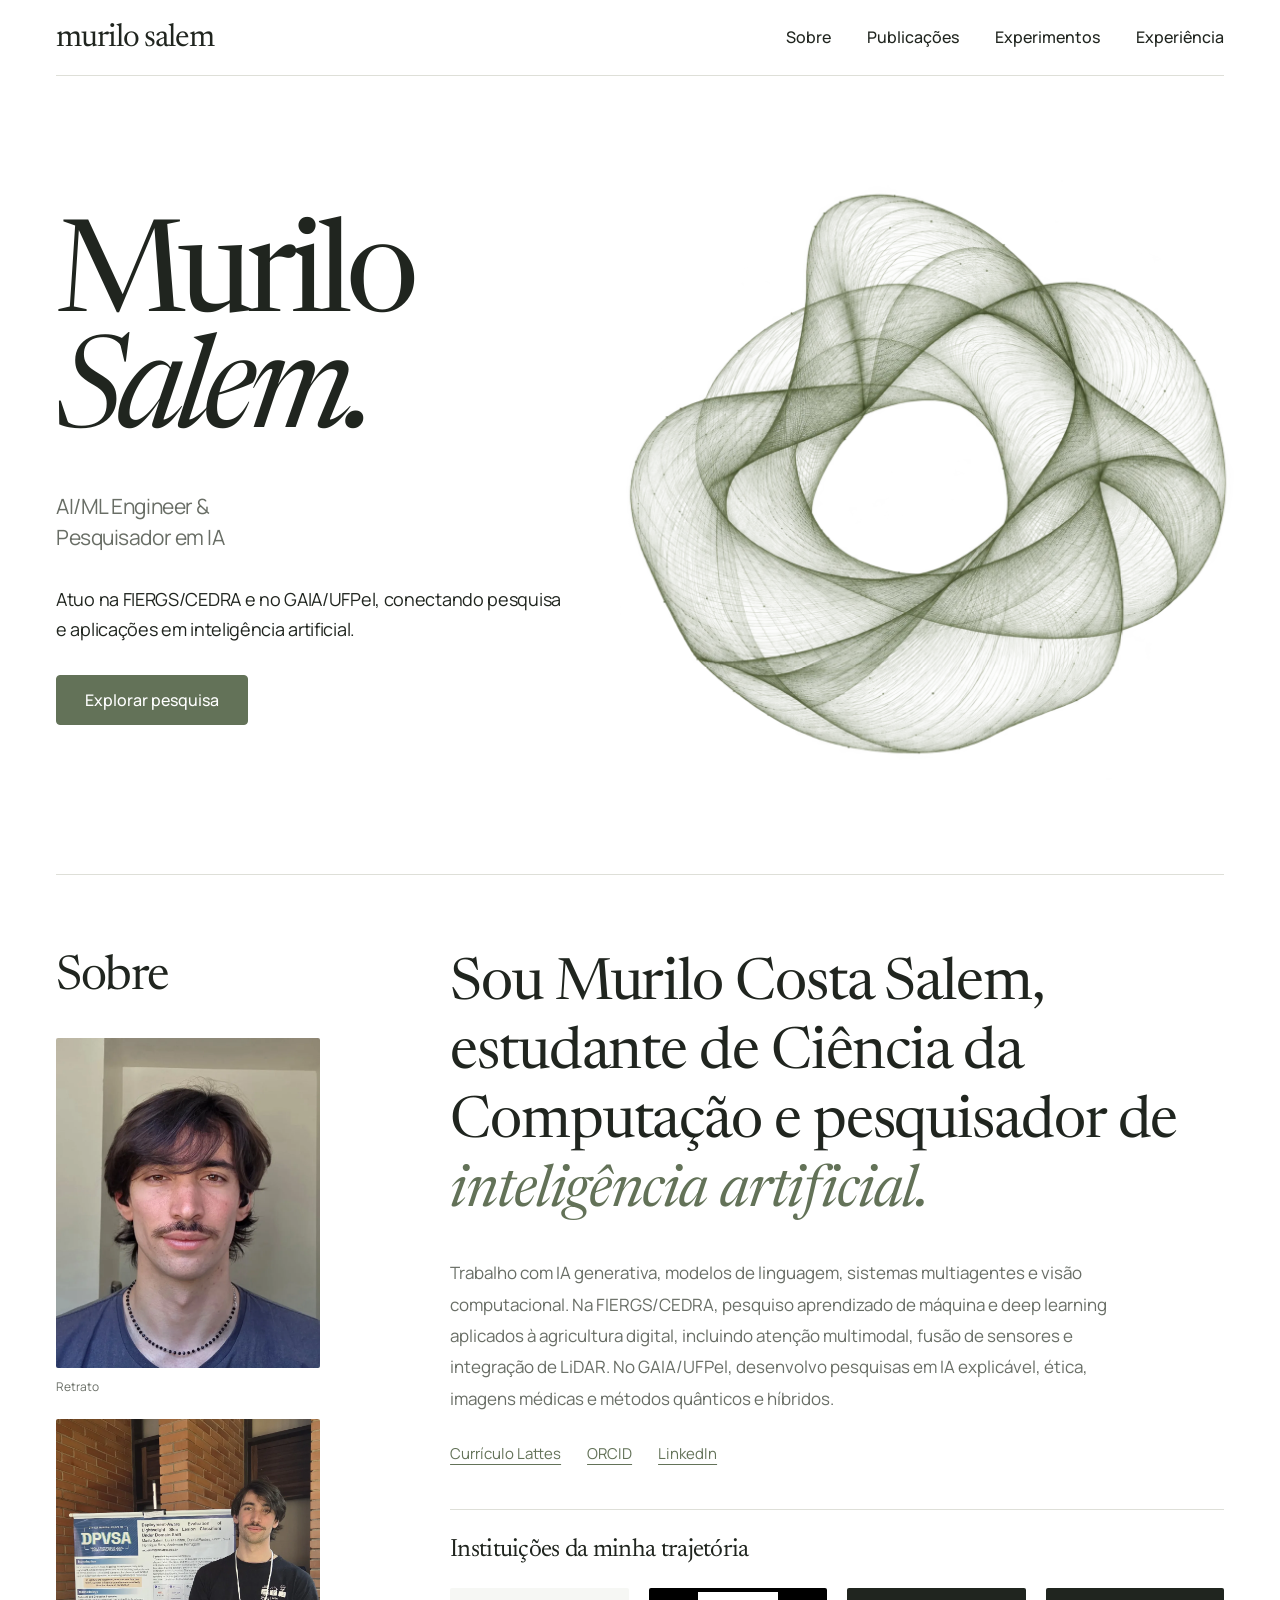
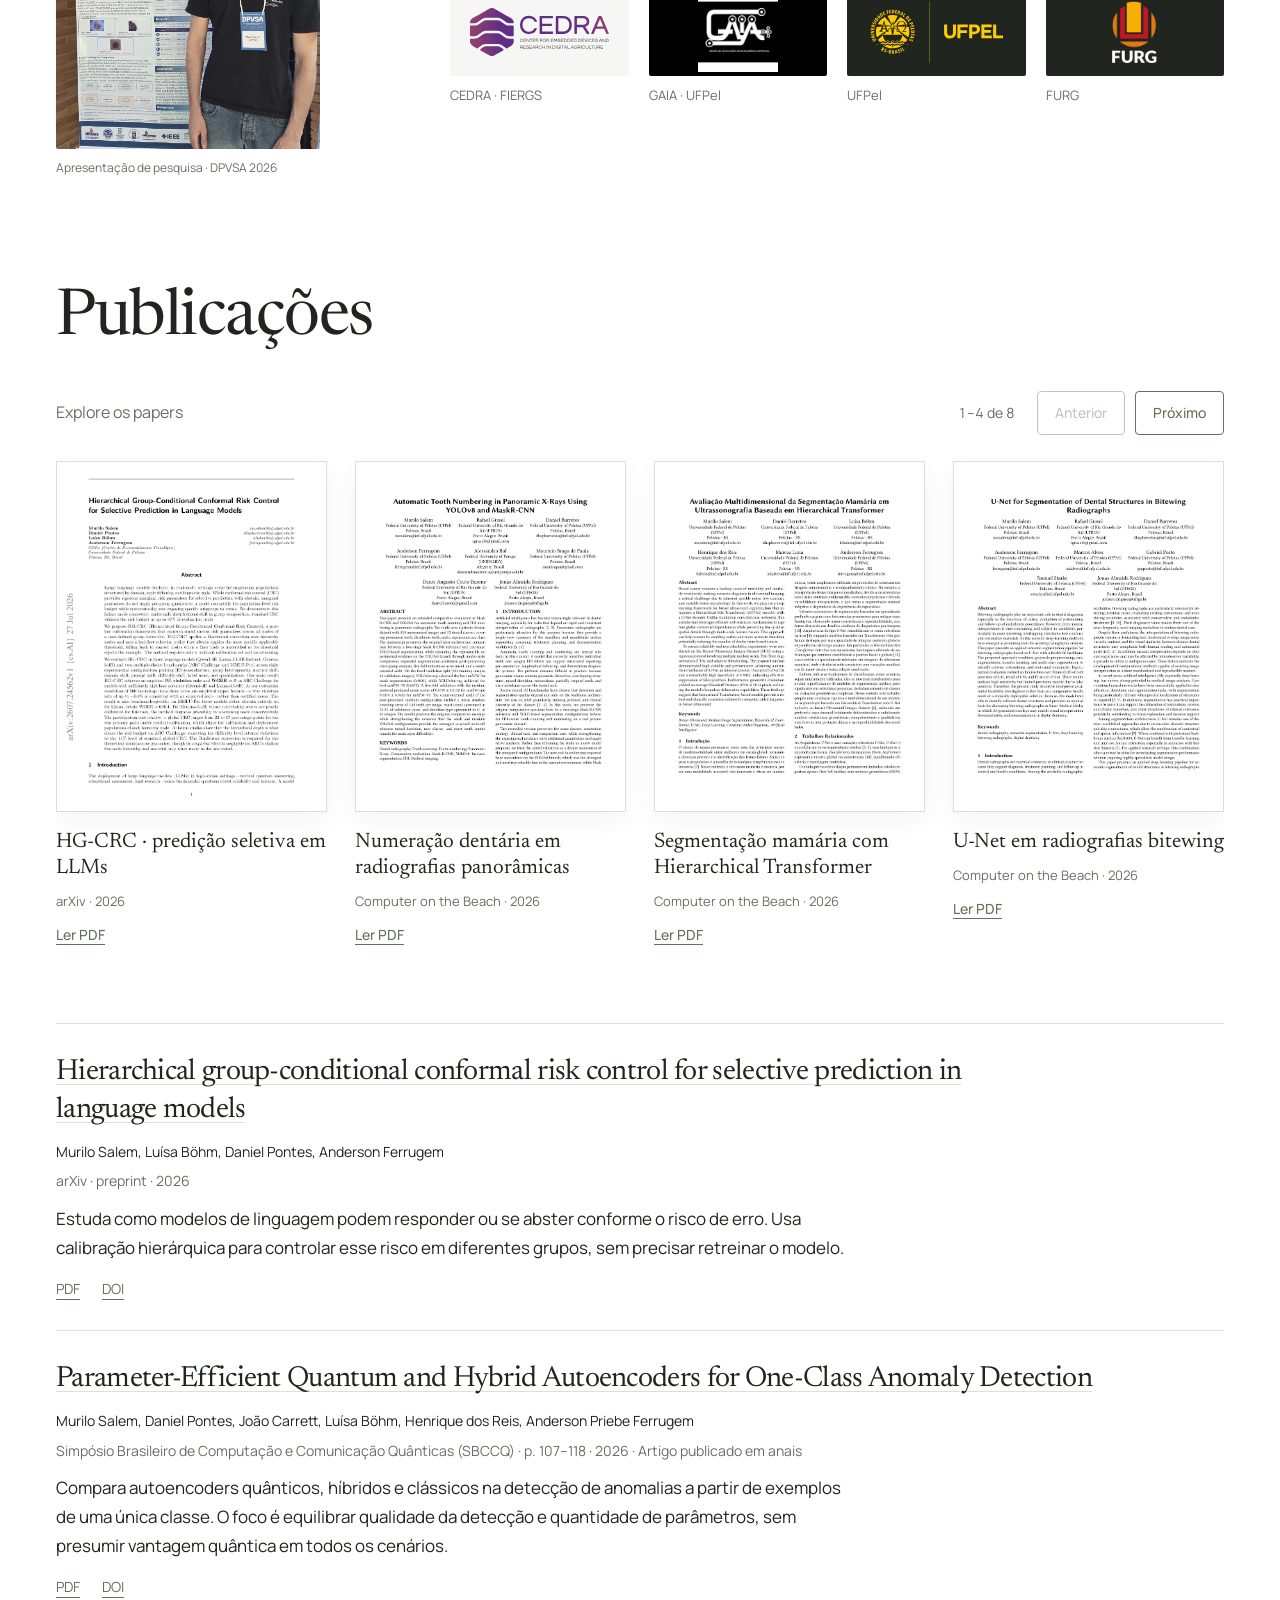
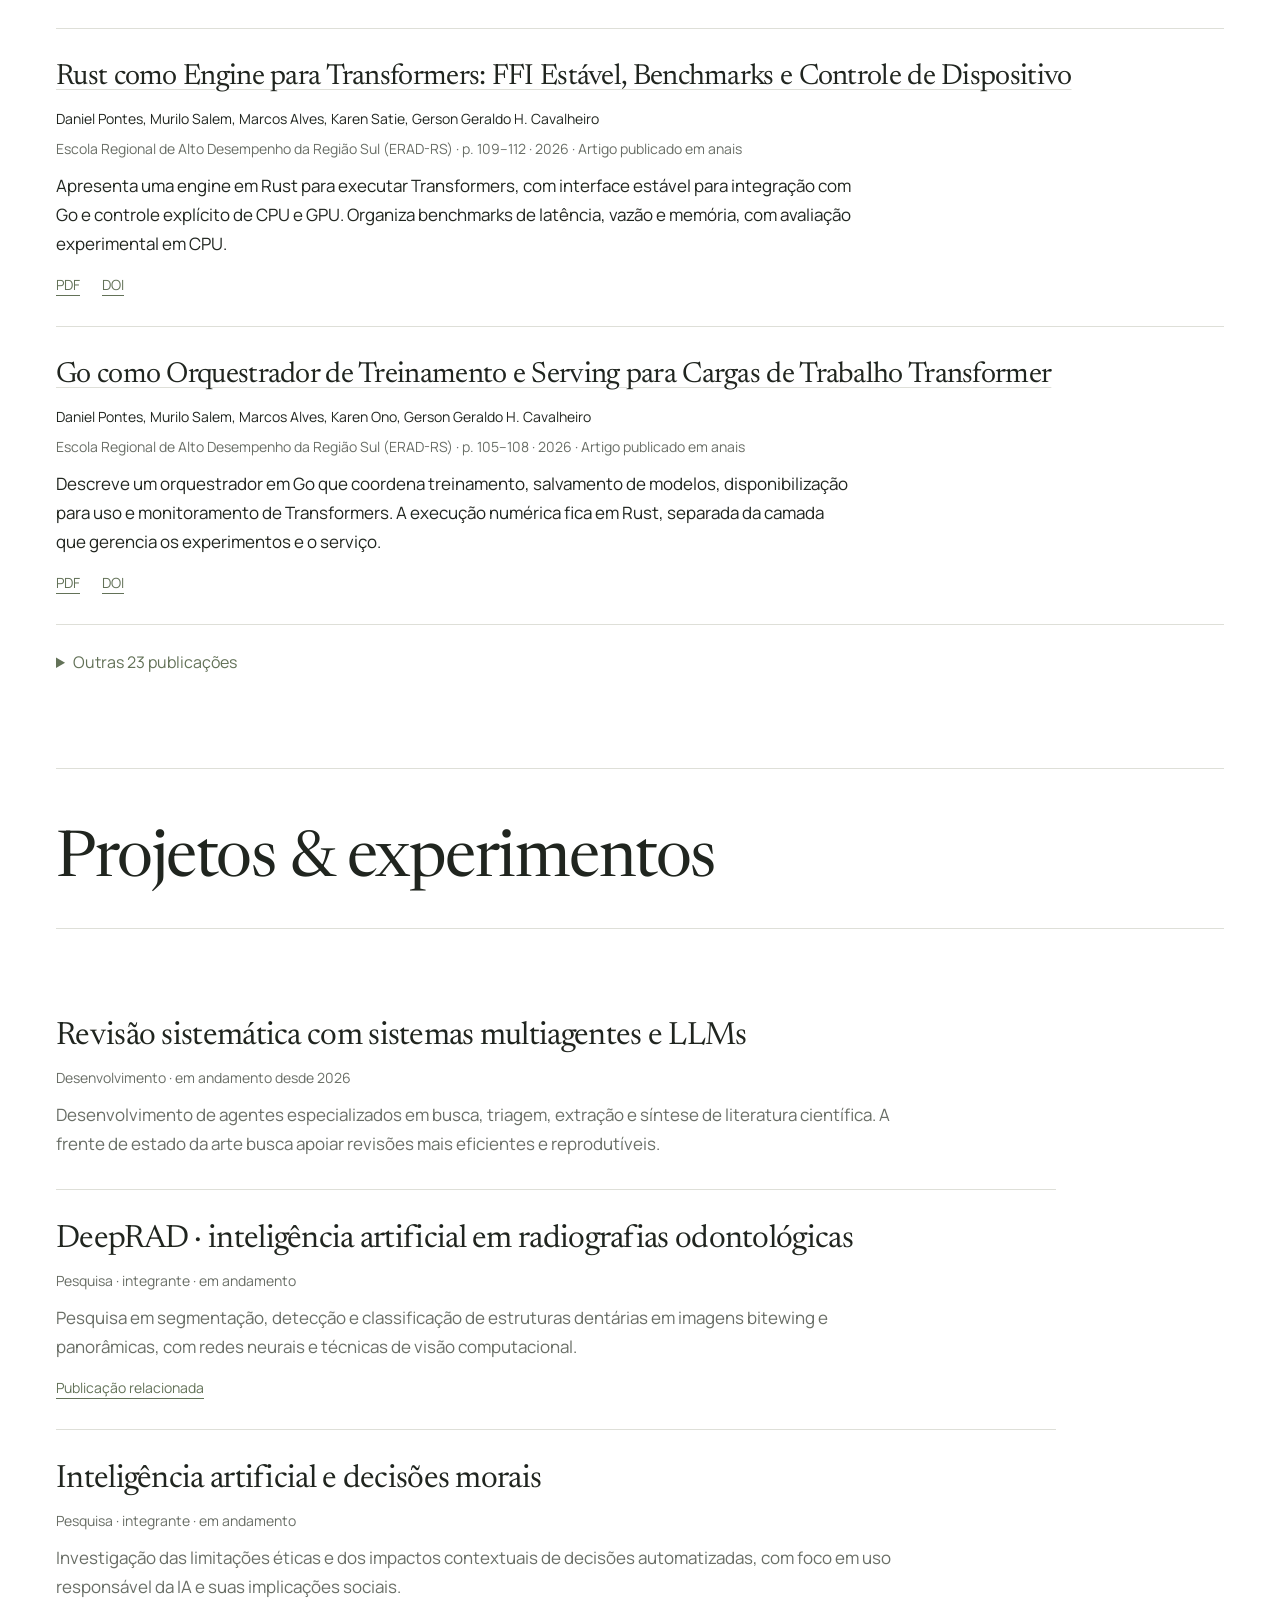
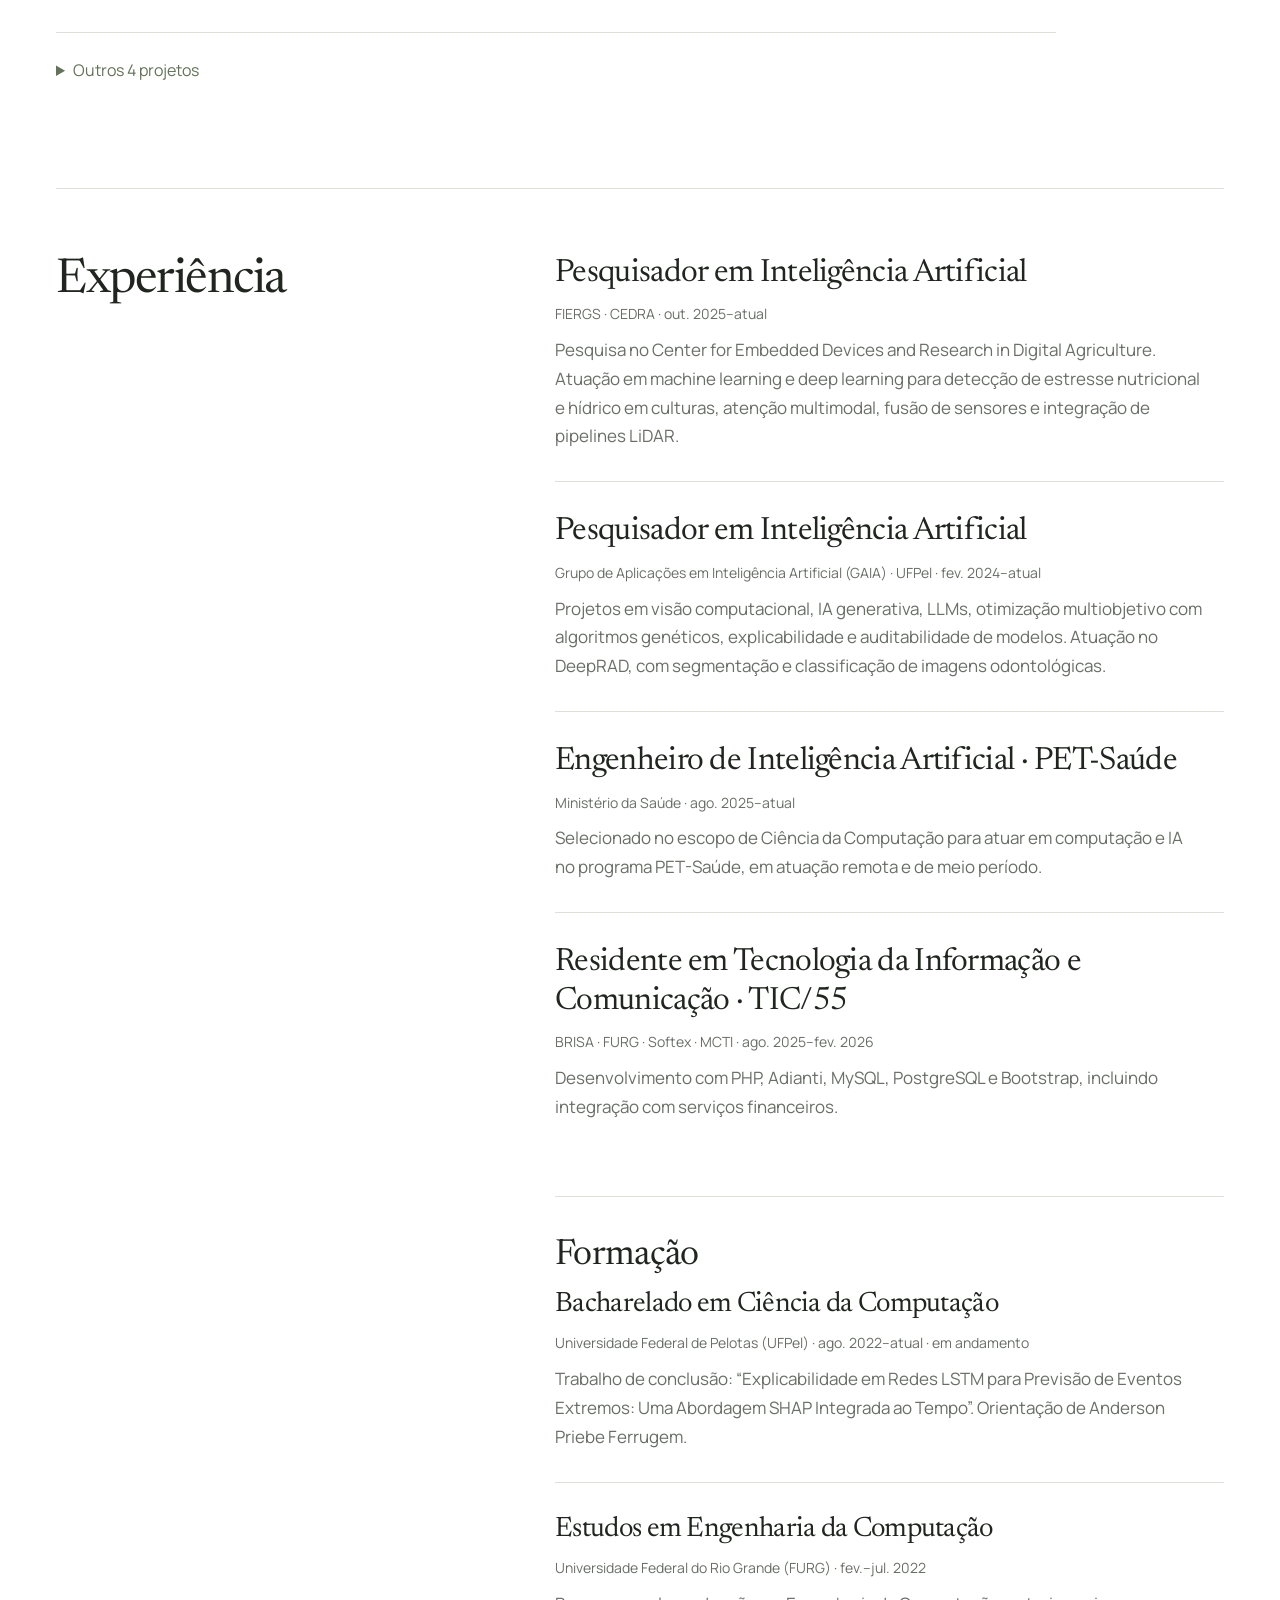
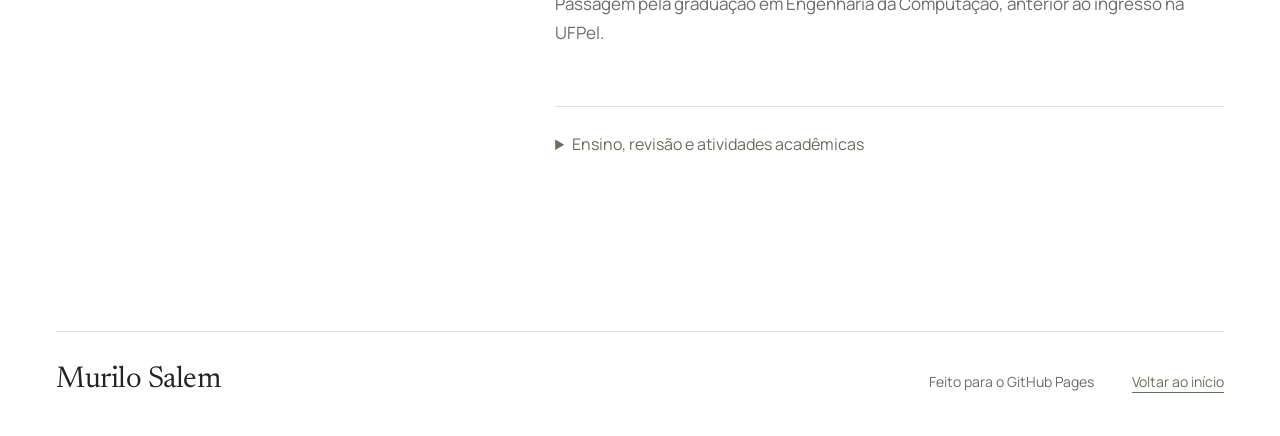
<file: index.html>
<!doctype html>
<html lang="pt-BR">
<head>
  <meta charset="UTF-8">
  <meta name="viewport" content="width=device-width, initial-scale=1">
  <meta name="description" content="Murilo Costa Salem · AI/ML Engineer &amp; Pesquisador em IA. Publicações, projetos, experiência e formação.">
  <meta name="robots" content="index, follow, max-image-preview:large">
  <link rel="canonical" href="https://murilo-salem.github.io/murilosalem/">
  <meta property="og:type" content="website">
  <meta property="og:locale" content="pt_BR">
  <meta property="og:site_name" content="Murilo Costa Salem">
  <meta property="og:title" content="Murilo Costa Salem | Pesquisador de IA e AI/ML Engineer">
  <meta property="og:description" content="Publicações, projetos e pesquisa em inteligência artificial, aprendizado de máquina e visão computacional.">
  <meta property="og:url" content="https://murilo-salem.github.io/murilosalem/">
  <meta property="og:image" content="https://murilo-salem.github.io/murilosalem/assets/og-card.png">
  <meta property="og:image:width" content="1200">
  <meta property="og:image:height" content="630">
  <meta property="og:image:alt" content="Murilo Costa Salem — pesquisador de inteligência artificial e AI/ML Engineer">
  <meta name="twitter:card" content="summary_large_image">
  <meta name="twitter:title" content="Murilo Costa Salem | Pesquisador de IA e AI/ML Engineer">
  <meta name="twitter:description" content="Publicações, projetos e pesquisa em inteligência artificial, aprendizado de máquina e visão computacional.">
  <meta name="twitter:image" content="https://murilo-salem.github.io/murilosalem/assets/og-card.png">
  <meta name="theme-color" content="#ffffff">
  <title>Murilo Costa Salem | Pesquisador de IA e AI/ML Engineer</title>
  <link rel="icon" href="assets/favicon.svg" type="image/svg+xml">
  <script type="application/ld+json">
  {
    "@context": "https://schema.org",
    "@type": "WebPage",
    "name": "Murilo Costa Salem | Pesquisador de IA e AI/ML Engineer",
    "url": "https://murilo-salem.github.io/murilosalem/",
    "mainEntity": {
      "@type": "Person",
      "@id": "https://murilo-salem.github.io/murilosalem/#murilo-costa-salem",
      "name": "Murilo Costa Salem",
      "alternateName": "Murilo Salem",
      "url": "https://murilo-salem.github.io/murilosalem/",
      "image": [
        "https://murilo-salem.github.io/murilosalem/assets/images/murilo-portrait.webp",
        "https://murilo-salem.github.io/murilosalem/assets/images/murilo-dpvsa.webp"
      ],
      "description": "Pesquisador de inteligência artificial e AI/ML Engineer. Estudante de Ciência da Computação na Universidade Federal de Pelotas.",
      "jobTitle": "Pesquisador de Inteligência Artificial e AI/ML Engineer",
      "affiliation": [
        { "@type": "Organization", "name": "CEDRA · FIERGS", "url": "https://cedratech.com.br/" },
        { "@type": "Organization", "name": "GAIA · Universidade Federal de Pelotas", "url": "https://wp.ufpel.edu.br/gaia/" },
        { "@type": "CollegeOrUniversity", "name": "Universidade Federal de Pelotas", "url": "https://portal.ufpel.edu.br/" }
      ],
      "sameAs": [
        "https://lattes.cnpq.br/9766331030709079",
        "https://orcid.org/0009-0001-7365-4043",
        "https://www.linkedin.com/in/murilo-costa-salem/"
      ],
      "knowsAbout": [
        "Inteligência artificial",
        "Aprendizado de máquina",
        "Aprendizado profundo",
        "Modelos de linguagem",
        "Visão computacional",
        "IA explicável",
        "Fusão de sensores"
      ]
    }
  }
  </script>
  <link rel="preload" href="assets/fonts/newsreader.ttf" as="font" type="font/ttf" crossorigin>
  <link rel="preload" href="assets/fonts/manrope.ttf" as="font" type="font/ttf" crossorigin>
  <link rel="stylesheet" href="assets/styles.css">
  <script src="assets/content.js" defer></script>
  <script src="assets/main.js" defer></script>
</head>
<body>
  <a class="skip-link" href="#conteudo">Pular para o conteúdo</a>
  <div class="page">
    <header class="header" id="inicio">
      <a class="brand" href="#inicio" data-name>Murilo Salem</a>
      <nav aria-label="Navegação principal">
        <a href="#sobre">Sobre</a><a href="#publicacoes">Publicações</a><a href="#experimentos">Experimentos</a><a href="#experiencia">Experiência</a>
      </nav>
    </header>
    <main id="conteudo">
      <section class="hero" aria-labelledby="titulo">
        <div class="hero-copy">
          <h1 id="titulo"><span>Murilo</span><em>Salem.</em></h1>
          <p class="role" id="role">AI/ML Engineer &amp;<br> Pesquisador em IA</p>
          <div class="intro"><p id="introduction">Atuo na FIERGS/CEDRA e no GAIA/UFPel, conectando pesquisa e aplicações em inteligência artificial.</p><a class="button" href="#publicacoes">Explorar pesquisa</a></div>
        </div>
        <figure class="hero-art" aria-hidden="true"><img src="assets/manifold-transparent.webp" width="1254" height="1254" alt="" fetchpriority="high"></figure>
      </section>
      <section class="section" id="sobre" aria-labelledby="sobre-heading">
        <div class="about-profile"><h2 id="sobre-heading">Sobre</h2><div id="profile-image"><!-- portrait:start --><div class="portrait-gallery"><figure class="portrait"><img src="assets/images/murilo-portrait.webp" alt="Retrato de Murilo Costa Salem." width="970" height="1250" loading="lazy" decoding="async"><figcaption>Retrato</figcaption></figure><figure class="portrait"><img src="assets/images/murilo-dpvsa.webp" alt="Murilo Salem ao lado do pôster de sua pesquisa sobre classificadores de lesões de pele no DPVSA 2026." width="1000" height="1333" loading="lazy" decoding="async"><figcaption>Apresentação de pesquisa · DPVSA 2026</figcaption></figure></div><!-- portrait:end --></div></div>
        <div><p id="about">Sou Murilo Costa Salem, estudante de Ciência da Computação e pesquisador de <em>inteligência artificial.</em></p><p id="about-details" class="about-details">Trabalho com IA generativa, modelos de linguagem, sistemas multiagentes e visão computacional. Na FIERGS/CEDRA, pesquiso aprendizado de máquina e deep learning aplicados à agricultura digital, incluindo atenção multimodal, fusão de sensores e integração de LiDAR. No GAIA/UFPel, desenvolvo pesquisas em IA explicável, ética, imagens médicas e métodos quânticos e híbridos.</p><div id="social-links" class="links"><!-- social:start --><a href="https://lattes.cnpq.br/9766331030709079">Currículo Lattes</a><a href="https://orcid.org/0009-0001-7365-4043">ORCID</a><a href="https://www.linkedin.com/in/murilo-costa-salem/">LinkedIn</a><!-- social:end --></div><div class="institution-area"><h3>Instituições da minha trajetória</h3><div id="institution-images" class="institution-strip"><!-- institutions:start --><figure class="institution institution-0"><a href="https://cedratech.com.br/"><span class="institution-frame"><img src="assets/images/institutions/cedra.svg" alt="Logotipo do CEDRA" loading="lazy" decoding="async"></span><span class="institution-name">CEDRA · FIERGS</span></a></figure><figure class="institution institution-1"><a href="https://wp.ufpel.edu.br/gaia/"><span class="institution-frame"><img src="assets/images/institutions/gaia.webp" alt="Logotipo do Grupo de Aplicações em Inteligência Artificial" loading="lazy" decoding="async"></span><span class="institution-name">GAIA · UFPel</span></a></figure><figure class="institution institution-2"><a href="https://portal.ufpel.edu.br/"><span class="institution-frame"><img src="assets/images/institutions/ufpel.svg" alt="Marca oficial da Universidade Federal de Pelotas" loading="lazy" decoding="async"></span><span class="institution-name">UFPel</span></a></figure><figure class="institution institution-3"><a href="https://www.furg.br/"><span class="institution-frame"><img src="assets/images/institutions/furg.png" alt="Logotipo da Universidade Federal do Rio Grande" loading="lazy" decoding="async"></span><span class="institution-name">FURG</span></a></figure><!-- institutions:end --></div></div></div>
      </section>
      <section class="section" id="publicacoes" aria-labelledby="publicacoes-heading">
        <h2 id="publicacoes-heading">Publicações</h2><div class="paper-carousel" role="region" aria-roledescription="carrossel" aria-label="Prévias dos papers">
          <div class="carousel-toolbar"><p>Explore os papers</p><div class="carousel-controls" id="paper-controls" hidden><span id="paper-position" class="carousel-position" role="status" aria-live="polite" aria-atomic="true"></span><button id="paper-prev" class="carousel-button" type="button" aria-controls="paper-images" aria-label="Mostrar papers anteriores">Anterior</button><button id="paper-next" class="carousel-button" type="button" aria-controls="paper-images" aria-label="Mostrar próximos papers">Próximo</button></div></div>
          <p class="sr-only" id="paper-help">Deslize horizontalmente ou use as teclas de seta para explorar. Selecione uma prévia para abrir o PDF original em uma nova aba.</p>
          <div id="paper-images" class="paper-gallery" tabindex="0" aria-label="Lista de prévias dos papers" aria-describedby="paper-help"><!-- paper-images:start --><figure class="paper-preview"><a class="paper-preview-link" href="https://arxiv.org/pdf/2607.24562" target="_blank" rel="noopener noreferrer" aria-label="Abrir PDF: HG-CRC · predição seletiva em LLMs (nova aba)"><img src="assets/images/papers/hg-crc.webp" alt="Primeira página do preprint Hierarchical Group-Conditional Conformal Risk Control for Selective Prediction in Language Models" width="773" height="1000" loading="lazy" decoding="async"></a><figcaption><a href="https://arxiv.org/abs/2607.24562">HG-CRC · predição seletiva em LLMs</a><span>arXiv · 2026</span><a class="paper-pdf-link" href="https://arxiv.org/pdf/2607.24562" target="_blank" rel="noopener noreferrer" aria-label="Ler PDF: HG-CRC · predição seletiva em LLMs (nova aba)">Ler PDF</a></figcaption></figure><figure class="paper-preview"><a class="paper-preview-link" href="https://periodicos.univali.br/index.php/acotb/article/download/22186/12842" target="_blank" rel="noopener noreferrer" aria-label="Abrir PDF: Numeração dentária em radiografias panorâmicas (nova aba)"><img src="assets/images/papers/tooth-numbering.webp" alt="Primeira página de Automatic Tooth Numbering in Panoramic X-Rays Using YOLOv8 and Mask R-CNN" width="773" height="1000" loading="lazy" decoding="async"></a><figcaption><a href="https://periodicos.univali.br/index.php/acotb/article/view/22186">Numeração dentária em radiografias panorâmicas</a><span>Computer on the Beach · 2026</span><a class="paper-pdf-link" href="https://periodicos.univali.br/index.php/acotb/article/download/22186/12842" target="_blank" rel="noopener noreferrer" aria-label="Ler PDF: Numeração dentária em radiografias panorâmicas (nova aba)">Ler PDF</a></figcaption></figure><figure class="paper-preview"><a class="paper-preview-link" href="https://periodicos.univali.br/index.php/acotb/article/download/22184/12840" target="_blank" rel="noopener noreferrer" aria-label="Abrir PDF: Segmentação mamária com Hierarchical Transformer (nova aba)"><img src="assets/images/papers/breast-segmentation.webp" alt="Primeira página de Avaliação Multidimensional da Segmentação Mamária em Ultrassonografia Baseada em Hierarchical Transformer" width="773" height="1000" loading="lazy" decoding="async"></a><figcaption><a href="https://periodicos.univali.br/index.php/acotb/article/view/22184">Segmentação mamária com Hierarchical Transformer</a><span>Computer on the Beach · 2026</span><a class="paper-pdf-link" href="https://periodicos.univali.br/index.php/acotb/article/download/22184/12840" target="_blank" rel="noopener noreferrer" aria-label="Ler PDF: Segmentação mamária com Hierarchical Transformer (nova aba)">Ler PDF</a></figcaption></figure><figure class="paper-preview"><a class="paper-preview-link" href="https://periodicos.univali.br/index.php/acotb/article/download/22188/12844" target="_blank" rel="noopener noreferrer" aria-label="Abrir PDF: U-Net em radiografias bitewing (nova aba)"><img src="assets/images/papers/bitewing-unet.webp" alt="Primeira página de U-Net for Segmentation of Dental Structures in Bitewing Radiographs" width="773" height="1000" loading="lazy" decoding="async"></a><figcaption><a href="https://periodicos.univali.br/index.php/acotb/article/view/22188">U-Net em radiografias bitewing</a><span>Computer on the Beach · 2026</span><a class="paper-pdf-link" href="https://periodicos.univali.br/index.php/acotb/article/download/22188/12844" target="_blank" rel="noopener noreferrer" aria-label="Ler PDF: U-Net em radiografias bitewing (nova aba)">Ler PDF</a></figcaption></figure><figure class="paper-preview"><a class="paper-preview-link" href="https://sol.sbc.org.br/index.php/sbccq/article/download/43263/43029" target="_blank" rel="noopener noreferrer" aria-label="Abrir PDF: Detecção de intrusões com modelos quânticos e híbridos (nova aba)"><img src="assets/images/papers/quantum-intrusion.webp" alt="Primeira página do artigo Hybrid Quantum-Classical Intrusion Detection with Quantum Feature Representations under NISQ Constraints" width="708" height="1000" loading="lazy" decoding="async"></a><figcaption><a href="https://sol.sbc.org.br/index.php/sbccq/article/view/43263">Detecção de intrusões com modelos quânticos e híbridos</a><span>SBCCQ · 2026</span><a class="paper-pdf-link" href="https://sol.sbc.org.br/index.php/sbccq/article/download/43263/43029" target="_blank" rel="noopener noreferrer" aria-label="Ler PDF: Detecção de intrusões com modelos quânticos e híbridos (nova aba)">Ler PDF</a></figcaption></figure><figure class="paper-preview"><a class="paper-preview-link" href="https://sol.sbc.org.br/index.php/eramiars/article/download/39474/39246" target="_blank" rel="noopener noreferrer" aria-label="Abrir PDF: Segmentação de tumores hepáticos com U-Net (nova aba)"><img src="assets/images/papers/liver-unet.webp" alt="Primeira página do artigo Liver Tumor Segmentation in CT Scans Using Deep Learning: A U-Net Approach with Transfer Learning" width="708" height="1000" loading="lazy" decoding="async"></a><figcaption><a href="https://sol.sbc.org.br/index.php/eramiars/article/view/39474">Segmentação de tumores hepáticos com U-Net</a><span>ERAMIA-RS · 2025</span><a class="paper-pdf-link" href="https://sol.sbc.org.br/index.php/eramiars/article/download/39474/39246" target="_blank" rel="noopener noreferrer" aria-label="Ler PDF: Segmentação de tumores hepáticos com U-Net (nova aba)">Ler PDF</a></figcaption></figure><figure class="paper-preview"><a class="paper-preview-link" href="https://sol.sbc.org.br/index.php/webmedia_estendido/article/download/38211/37986" target="_blank" rel="noopener noreferrer" aria-label="Abrir PDF: Mensageria descentralizada e Web3 (nova aba)"><img src="assets/images/papers/web3-messaging.webp" alt="Primeira página do artigo Mensageria Descentralizada como Infraestrutura Pública: Uma Perspectiva sobre a Web3 como Bem Comum Digital" width="773" height="1000" loading="lazy" decoding="async"></a><figcaption><a href="https://sol.sbc.org.br/index.php/webmedia_estendido/article/view/38211">Mensageria descentralizada e Web3</a><span>WebMedia · 2025</span><a class="paper-pdf-link" href="https://sol.sbc.org.br/index.php/webmedia_estendido/article/download/38211/37986" target="_blank" rel="noopener noreferrer" aria-label="Ler PDF: Mensageria descentralizada e Web3 (nova aba)">Ler PDF</a></figcaption></figure><figure class="paper-preview"><a class="paper-preview-link" href="https://sol.sbc.org.br/index.php/eradrs/article/download/42713/42480" target="_blank" rel="noopener noreferrer" aria-label="Abrir PDF: Rust como engine para Transformers (nova aba)"><img src="assets/images/papers/rust-transformers.webp" alt="Primeira página do artigo Rust como Engine para Transformers: FFI Estável, Benchmarks e Controle de Dispositivo" width="708" height="1000" loading="lazy" decoding="async"></a><figcaption><a href="https://sol.sbc.org.br/index.php/eradrs/article/view/42713">Rust como engine para Transformers</a><span>ERAD-RS · 2026</span><a class="paper-pdf-link" href="https://sol.sbc.org.br/index.php/eradrs/article/download/42713/42480" target="_blank" rel="noopener noreferrer" aria-label="Ler PDF: Rust como engine para Transformers (nova aba)">Ler PDF</a></figcaption></figure><!-- paper-images:end --></div></div>
        <div id="publications"><!-- publications:start --><article class="entry publication"><h3><a href="https://arxiv.org/abs/2607.24562">Hierarchical group-conditional conformal risk control for selective prediction in language models</a></h3><p class="meta authors">Murilo Salem, Luísa Böhm, Daniel Pontes, Anderson Ferrugem</p><p class="meta">arXiv · preprint · 2026</p><p class="abstract">Estuda como modelos de linguagem podem responder ou se abster conforme o risco de erro. Usa calibração hierárquica para controlar esse risco em diferentes grupos, sem precisar retreinar o modelo.</p><div class="publication-links"><a href="https://arxiv.org/pdf/2607.24562">PDF</a><a href="https://doi.org/10.48550/arXiv.2607.24562">DOI</a></div></article><article class="entry publication"><h3><a href="https://sol.sbc.org.br/index.php/sbccq/article/view/43268">Parameter-Efficient Quantum and Hybrid Autoencoders for One-Class Anomaly Detection</a></h3><p class="meta authors">Murilo Salem, Daniel Pontes, João Carrett, Luísa Böhm, Henrique dos Reis, Anderson Priebe Ferrugem</p><p class="meta">Simpósio Brasileiro de Computação e Comunicação Quânticas (SBCCQ) · p. 107–118 · 2026 · Artigo publicado em anais</p><p class="abstract">Compara autoencoders quânticos, híbridos e clássicos na detecção de anomalias a partir de exemplos de uma única classe. O foco é equilibrar qualidade da detecção e quantidade de parâmetros, sem presumir vantagem quântica em todos os cenários.</p><div class="publication-links"><a href="https://sol.sbc.org.br/index.php/sbccq/article/download/43268/43034">PDF</a><a href="https://doi.org/10.5753/sbccq.2026.23343">DOI</a></div></article><article class="entry publication"><h3><a href="https://sol.sbc.org.br/index.php/eradrs/article/view/42713">Rust como Engine para Transformers: FFI Estável, Benchmarks e Controle de Dispositivo</a></h3><p class="meta authors">Daniel Pontes, Murilo Salem, Marcos Alves, Karen Satie, Gerson Geraldo H. Cavalheiro</p><p class="meta">Escola Regional de Alto Desempenho da Região Sul (ERAD-RS) · p. 109–112 · 2026 · Artigo publicado em anais</p><p class="abstract">Apresenta uma engine em Rust para executar Transformers, com interface estável para integração com Go e controle explícito de CPU e GPU. Organiza benchmarks de latência, vazão e memória, com avaliação experimental em CPU.</p><div class="publication-links"><a href="https://sol.sbc.org.br/index.php/eradrs/article/download/42713/42480">PDF</a><a href="https://doi.org/10.5753/eradrs.2026.21497">DOI</a></div></article><article class="entry publication"><h3><a href="https://sol.sbc.org.br/index.php/eradrs/article/view/42712">Go como Orquestrador de Treinamento e Serving para Cargas de Trabalho Transformer</a></h3><p class="meta authors">Daniel Pontes, Murilo Salem, Marcos Alves, Karen Ono, Gerson Geraldo H. Cavalheiro</p><p class="meta">Escola Regional de Alto Desempenho da Região Sul (ERAD-RS) · p. 105–108 · 2026 · Artigo publicado em anais</p><p class="abstract">Descreve um orquestrador em Go que coordena treinamento, salvamento de modelos, disponibilização para uso e monitoramento de Transformers. A execução numérica fica em Rust, separada da camada que gerencia os experimentos e o serviço.</p><div class="publication-links"><a href="https://sol.sbc.org.br/index.php/eradrs/article/download/42712/42479">PDF</a><a href="https://doi.org/10.5753/eradrs.2026.21496">DOI</a></div></article><details class="more-publications"><summary>Outras 23 publicações</summary><article class="entry publication"><h3><a href="https://sol.sbc.org.br/index.php/eramiars/article/view/39474">Liver Tumor Segmentation in CT Scans Using Deep Learning: A U-Net Approach with Transfer Learning</a></h3><p class="meta authors">Marcos L. Alves, Murilo C. Salem, Daniel H. S. P. Barretos, Anderson P. Ferrugem</p><p class="meta">Escola Regional de Aprendizado de Máquina e Inteligência Artificial (ERAMIA-RS) · p. 432–435 · 2025 · Artigo publicado em anais</p><p class="abstract">Apresenta um pipeline para delimitar fígado e tumores em fatias de tomografia computadorizada. Combina pré-processamento das imagens com uma U-Net baseada em ResNet50 e transferência de aprendizado.</p><div class="publication-links"><a href="https://sol.sbc.org.br/index.php/eramiars/article/download/39474/39246">PDF</a><a href="https://doi.org/10.5753/eramiars.2025.16788">DOI</a></div></article><article class="entry publication"><h3><a href="https://sol.sbc.org.br/index.php/eramiars/article/view/47391">Subject-Level Autism Spectrum Disorder Detection from EEG Using Wavelet Scalograms and Protocol-Conscious CNNs</a></h3><p class="meta authors">Rafael Filho, Murilo Salem, Micael Mendes, Luísa Böhm, Henrique Reis, Anderson Ferrugem</p><p class="meta">Anais da II Escola Regional de Aprendizado de Máquina e Inteligência Artificial da Região Sul (ERAMIA-RS) · p. 292–295 · 2026 · Artigo publicado em anais</p><p class="abstract">Investiga a identificação de padrões associados ao transtorno do espectro autista em sinais de EEG. Transforma os sinais com wavelets e usa redes convolucionais, mantendo os participantes separados entre treino e avaliação para reduzir vazamento de dados.</p><div class="publication-links"><a href="https://sol.sbc.org.br/index.php/eramiars/article/download/47391/47147">PDF</a></div></article><article class="entry publication"><h3><a href="https://sol.sbc.org.br/index.php/eramiars/article/view/47461">Automatic Road-Damage Detection: Evaluating Cross-Country Generalization with a Lightweight Detector</a></h3><p class="meta authors">Daniel Barretos, Murilo Salem, Luísa Bohm, Henrique dos Reis, Luis Eduardo Rasch, Anderson Ferrugem</p><p class="meta">Anais da II Escola Regional de Aprendizado de Máquina e Inteligência Artificial da Região Sul (ERAMIA-RS) · p. 572–575 · 2026 · Artigo publicado em anais</p><p class="abstract">Avalia se um detector leve de danos em estradas, treinado com imagens de vários países, consegue generalizar para um país não visto. Compara estratégias de amostragem e aumento de dados em um estudo piloto.</p><div class="publication-links"><a href="https://sol.sbc.org.br/index.php/eramiars/article/download/47461/47217">PDF</a></div></article><article class="entry publication"><h3><a href="https://sol.sbc.org.br/index.php/eramiars/article/view/47457">A Leakage-Aware Benchmark for Ultra-Small Language Models on Structured Command Routing from Speech Transcripts</a></h3><p class="meta authors">Daniel Barretos, Murilo Salem, Karen Satie Ono, Luana Montilha Pinheiro, Luis Eduardo Rasch, Anderson Ferrugem</p><p class="meta">Anais da II Escola Regional de Aprendizado de Máquina e Inteligência Artificial da Região Sul (ERAMIA-RS) · p. 556–559 · 2026 · Artigo publicado em anais</p><p class="abstract">Avalia modelos de linguagem pequenos na conversão de transcrições de fala em chamadas estruturadas de ferramentas, incluindo quando recusar comandos não suportados. Separa locutores e frases para investigar generalização e vazamento de dados; não avalia reconhecimento de voz.</p><div class="publication-links"><a href="https://sol.sbc.org.br/index.php/eramiars/article/download/47457/47213">PDF</a></div></article><article class="entry publication"><h3><a href="https://sol.sbc.org.br/index.php/eramiars/article/view/47460">From Transformer Rewriting to LLM Serving: A Rust Engine with Go Orchestration</a></h3><p class="meta authors">Daniel Barretos, Murilo Salem, Lúcio Vagner Carvalho, Theo Ferrugem, Karen Satie Ono, Anderson Ferrugem</p><p class="meta">Anais da II Escola Regional de Aprendizado de Máquina e Inteligência Artificial da Região Sul (ERAMIA-RS) · p. 568–571 · 2026 · Artigo publicado em anais</p><p class="abstract">Estende uma engine Rust para carregar modelos Qwen2.5 e integrá-los a um orquestrador Go. Verifica compatibilidade de tokenização e geração com uma implementação de referência, sem concluir vantagem de velocidade a partir desses testes.</p><div class="publication-links"><a href="https://sol.sbc.org.br/index.php/eramiars/article/download/47460/47216">PDF</a></div></article><article class="entry publication"><h3><a href="https://sol.sbc.org.br/index.php/eniac/article/view/46975">Beyond Candidate Coverage: 3D Point-Profile Re-scoring for Individual Tree Detection in Agroforestry</a></h3><p class="meta authors">Murilo Salem, Luísa Böhm, Henrique dos Reis, Lúcio Vagner Carvalho, Theo Ferrugem, Diniz Arruda Carvalho, Anderson Ferrugem</p><p class="meta">Encontro Nacional de Inteligência Artificial e Computacional (ENIAC) · p. 2385–2396 · 2026 · Artigo publicado em anais</p><p class="abstract">Investiga a detecção de árvores individuais em sistemas agroflorestais usando imagens aéreas e dados LiDAR. Combina geração de candidatos e reavaliação por perfis 3D para estudar os limites impostos pela informação disponível nos sensores.</p><div class="publication-links"><a href="https://sol.sbc.org.br/index.php/eniac/article/download/46975/46732">PDF</a><a href="https://doi.org/10.5753/eniac.2026.26892">DOI</a></div></article><article class="entry publication"><h3><a href="https://sol.sbc.org.br/index.php/eniac/article/view/47078">SeqLog: Surface-Invariant Detection and Event Localization in System Logs</a></h3><p class="meta authors">Murilo Salem, Daniel Pontes, Luísa Böhm, Lúcio Vagner Carvalho, Theo Ferrugem, Anderson Ferrugem</p><p class="meta">Encontro Nacional de Inteligência Artificial e Computacional (ENIAC) · p. 3606–3617 · 2026 · Artigo publicado em anais</p><p class="abstract">Propõe detectar ataques e localizar eventos suspeitos em logs de sistemas, mesmo quando comandos e identificadores mudam de aparência. Combina treinamento para resistir a essas variações, atenção sobre os eventos e ajuste de limiares entre domínios.</p><div class="publication-links"><a href="https://sol.sbc.org.br/index.php/eniac/article/download/47078/46835">PDF</a><a href="https://doi.org/10.5753/eniac.2026.31478">DOI</a></div></article><article class="entry publication"><h3><a href="https://sol.sbc.org.br/index.php/eniac/article/view/47075">Sampling Is Not Selecting: Verifiability as the Bottleneck of Inference-Time Scaling</a></h3><p class="meta authors">Murilo Salem, Luísa Böhm, Henrique dos Reis, Lúcio Vagner Carvalho, Theo Ferrugem, Anderson Ferrugem</p><p class="meta">Encontro Nacional de Inteligência Artificial e Computacional (ENIAC) · p. 3570–3581 · 2026 · Artigo publicado em anais</p><p class="abstract">Investiga por que gerar mais respostas de um modelo de linguagem nem sempre melhora a resposta final. Compara estratégias de geração e seleção, distinguindo a existência de uma resposta correta da capacidade de identificá-la sem consultar o gabarito.</p><div class="publication-links"><a href="https://sol.sbc.org.br/index.php/eniac/article/download/47075/46832">PDF</a><a href="https://doi.org/10.5753/eniac.2026.31463">DOI</a></div></article><article class="entry publication"><h3><a href="https://spectrum.ita.br/index.php/spectrum/article/view/439">Low-False-Alarm Evaluation Changes the Ranking of Multisensor Anomaly Detectors</a></h3><p class="meta authors">M. Salem, A. Ferrugem</p><p class="meta">Spectrum · v. 27, n. 1 · 2026</p><p class="abstract">Avalia detectores de anomalias em dados de múltiplos sensores quando há limites rigorosos de falsos alarmes. Mostra que a classificação dos modelos pode mudar quando a avaliação prioriza esse regime de operação.</p><div class="publication-links"><a href="https://doi.org/10.55972/spectrum.v27i1.439">DOI</a></div></article><article class="entry publication"><h3><a href="https://sol.sbc.org.br/index.php/sbccq/article/view/43263">Hybrid Quantum-Classical Intrusion Detection with Quantum Feature Representations under NISQ Constraints</a></h3><p class="meta authors">Murilo Salem, Daniel Pontes, Luísa Böhm, Henrique dos Reis, Karen Satie Ono, Anderson Priebe Ferrugem</p><p class="meta">Simpósio Brasileiro de Computação e Comunicação Quânticas (SBCCQ) · p. 48–58 · 2026 · Artigo publicado em anais</p><p class="abstract">Investiga representações quânticas de dados para detecção de intrusões, combinadas com classificadores clássicos. Avalia qualidade, robustez e custo em simulação sob restrições compatíveis com dispositivos quânticos ruidosos, sem alegar superioridade universal ou validação em hardware real.</p><div class="publication-links"><a href="https://sol.sbc.org.br/index.php/sbccq/article/download/43263/43029">PDF</a><a href="https://doi.org/10.5753/sbccq.2026.23307">DOI</a></div></article><article class="entry publication"><h3><a href="https://sol.sbc.org.br/index.php/sbccq/article/view/43271">Quantum-Fuzzy Relational Dynamics in the Iterated Prisoner’s Dilemma: Competitive Prediction with Stronger Recovery, Coupling, and Resilience Effects</a></h3><p class="meta authors">Murilo Salem, Daniel Pontes, Luísa Böhm, Henrique dos Reis, Anderson Priebe Ferrugem</p><p class="meta">Simpósio Brasileiro de Computação e Comunicação Quânticas (SBCCQ) · p. 143–154 · 2026 · Artigo publicado em anais</p><p class="abstract">Combina lógica fuzzy e representações quânticas para modelar cooperação, traição e recuperação no Dilema do Prisioneiro Iterado. Compara modelos em previsão de ações e adaptação das relações entre agentes sob perturbações.</p><div class="publication-links"><a href="https://sol.sbc.org.br/index.php/sbccq/article/download/43271/43037">PDF</a><a href="https://doi.org/10.5753/sbccq.2026.23434">DOI</a></div></article><article class="entry publication"><h3><a href="https://periodicos.univali.br/index.php/acotb/article/view/22186">Automatic Tooth Numbering in Panoramic X-Rays Using YOLOv8 and Mask R-CNN</a></h3><p class="meta authors">Murilo Salem, Rafael Grasel, Daniel Barretos, Anderson Ferrugem, Alessandro Bof, Maurício Braga de Paula, Dante Augusto Couto Barone, Jonas Almeida Rodrigues</p><p class="meta">Anais do Computer on the Beach · v. 17 · p. 122–128 · 2026 · Artigo publicado em anais</p><p class="abstract">Compara YOLOv8 e Mask R-CNN na identificação, contagem e numeração automática de dentes em radiografias panorâmicas. Avalia diferentes configurações e analisa dificuldades como dentição mista, classes raras e contagem exata dos dentes.</p><div class="publication-links"><a href="https://periodicos.univali.br/index.php/acotb/article/download/22186/12842">PDF</a><a href="https://doi.org/10.14210/cotb.v17.p122-128">DOI</a></div></article><article class="entry publication"><h3><a href="https://periodicos.univali.br/index.php/acotb/article/view/22184">Avaliação Multidimensional da Segmentação Mamária em Ultrassonografia Baseada em Hierarchical Transformer</a></h3><p class="meta authors">Murilo Salem, Daniel Barretos, Luísa Böhm, Henrique dos Reis, Marcos Lima, Anderson Ferrugem</p><p class="meta">Anais do Computer on the Beach · v. 17 · p. 109–116 · 2026 · Artigo publicado em anais</p><p class="abstract">Investiga a segmentação de lesões mamárias em ultrassonografias combinando um Hierarchical Transformer com um decodificador U-Net. Avalia a sobreposição das máscaras, a qualidade dos contornos e a estabilidade dos resultados em diferentes execuções.</p><div class="publication-links"><a href="https://periodicos.univali.br/index.php/acotb/article/download/22184/12840">PDF</a><a href="https://doi.org/10.14210/cotb.v17.p109-116">DOI</a></div></article><article class="entry publication"><h3><a href="https://periodicos.univali.br/index.php/acotb/article/view/22188">U-Net for Segmentation of Dental Structures in Bitewing Radiographs</a></h3><p class="meta authors">Murilo Salem, Rafael Grasel, Daniel Barretos, Anderson Ferrugem, Marcos Alves, Gabriel Porto, Samuel Starke, Jonas Almeida Rodrigues</p><p class="meta">Anais do Computer on the Beach · v. 17 · p. 137–140 · 2026 · Artigo publicado em anais</p><p class="abstract">Aplica uma U-Net com ResNet50 para delimitar coroas, restaurações e tratamentos de canal em radiografias bitewing. O estudo explora a viabilidade da abordagem, com alta sensibilidade e limitações de precisão, sem estabelecer prontidão para uso clínico.</p><div class="publication-links"><a href="https://periodicos.univali.br/index.php/acotb/article/download/22188/12844">PDF</a><a href="https://doi.org/10.14210/cotb.v17.p137-140">DOI</a></div></article><article class="entry publication"><h3><a href="https://sol.sbc.org.br/index.php/eradrs/article/view/42708">Avaliação Experimental dos Trade-offs entre Precisão Numérica, Desempenho e Eficiência Energética em Inferência com TensorRT</a></h3><p class="meta authors">Murilo Salem, Daniel Pontes, Luísa Bohm, Henrique dos Reis, Gerson Geraldo H. Cavalheiro</p><p class="meta">Escola Regional de Alto Desempenho da Região Sul (ERAD-RS) · p. 89–92 · 2026 · Artigo publicado em anais</p><p class="abstract">Compara precisões numéricas como FP32, FP16, BF16 e INT8 na inferência com TensorRT. Mede o equilíbrio entre acurácia, latência, vazão e consumo de energia para orientar a escolha de configurações em GPU.</p><div class="publication-links"><a href="https://sol.sbc.org.br/index.php/eradrs/article/download/42708/42475">PDF</a><a href="https://doi.org/10.5753/eradrs.2026.21456">DOI</a></div></article><article class="entry publication"><h3><a href="https://sol.sbc.org.br/index.php/eradrs/article/view/42699">Avaliação Energética Sensível ao Regime de Execução em GPU: PyTorch e Pré-processamento Externo em Go/Rust</a></h3><p class="meta authors">Murilo Salem, Daniel Pontes, Luísa Bohm, Henrique dos Reis, Gerson Geraldo H. Cavalheiro</p><p class="meta">Escola Regional de Alto Desempenho da Região Sul (ERAD-RS) · p. 53–56 · 2026 · Artigo publicado em anais</p><p class="abstract">Apresenta o GC-Bench para medir desempenho e energia em experimentos de IA executados em GPU. Compara PyTorch puro com pré-processamento externo em Go/Rust, distinguindo os efeitos no treinamento, na inferência e na transferência de dados.</p><div class="publication-links"><a href="https://sol.sbc.org.br/index.php/eradrs/article/download/42699/42466">PDF</a><a href="https://doi.org/10.5753/eradrs.2026.21457">DOI</a></div></article><article class="entry publication"><h3><a href="https://wp.ufpel.edu.br/dpvsa2026/poster-session-ii/">Deployment-Aware Evaluation of Lightweight Skin Lesion Classifiers Under Domain Shift</a></h3><p class="meta authors">Murilo Salem, Luísa Böhm, Daniel Barretos, Henrique dos Reis, Anderson Ferrugem</p><p class="meta">8th IEEE Seasonal School on Digital Processing of Visual Signals and Applications (DPVSA) · 2026 · Trabalho apresentado · pôster</p><p class="abstract">Investiga como classificadores leves de lesões de pele se comportam quando as imagens vêm de fontes diferentes das usadas no treinamento. Analisa a influência da função de perda e da arquitetura na avaliação sob mudança de domínio.</p></article><article class="entry publication"><h3><a href="https://pubs.acs.org/doi/10.1021/acsomega.6c01184">Sustainable and Energy-Efficient Hydrogen Generation from NaBH4 Methanolysis Enabled by Nb2O5 Synthesized through a Pressureless Microwave Hydrothermal Method</a></h3><p class="meta authors">F. C. Riemke, C. Raubach, Noremberg, Fajardo, A. C. Silva, D. T. D. Souza, Escote, C. Especel, Lafaye, L. Vivier, A. Valentini, M. C. Salem, N. L. V. Carreno</p><p class="meta">ACS Omega · 2026</p><p class="abstract">Estuda a produção de hidrogênio a partir de borohidreto de sódio em metanol, usando óxido de nióbio como catalisador. Investiga uma rota de síntese assistida por micro-ondas e a relação entre estrutura do material, atividade catalítica e eficiência energética.</p><div class="publication-links"><a href="https://doi.org/10.1021/acsomega.6c01184">DOI</a></div><p class="reference-note">Dados bibliográficos parciais.</p></article><article class="entry publication"><h3><a href="https://sol.sbc.org.br/index.php/webmedia_estendido/article/view/38211">Mensageria Descentralizada como Infraestrutura Pública: Uma Perspectiva sobre a Web3 como Bem Comum Digital</a></h3><p class="meta authors">Fabrício Barbosa Viegas, Murilo Costa Salem, Tatiana Aires Tavares</p><p class="meta">WebMedia · p. 316–320 · 2025 · Artigo publicado em anais</p><p class="abstract">Discute como sistemas de mensagens descentralizados, baseados em protocolos abertos e software livre, podem funcionar como infraestrutura pública de comunicação. Relaciona privacidade, controle pelos usuários e governança à ideia de Web3 como bem comum digital.</p><div class="publication-links"><a href="https://sol.sbc.org.br/index.php/webmedia_estendido/article/download/38211/37986">PDF</a><a href="https://doi.org/10.5753/webmedia_estendido.2025.16385">DOI</a></div></article><article class="entry publication"><h3><a href="https://wp.ufpel.edu.br/dpvsa2026/poster-session-ii/">Kinematic Stability and Occlusion Analysis in Pose Extractors for Brazilian Sign Language</a></h3><p class="meta authors">Luísa Böhm, Murilo Salem, Henrique dos Reis, Francielle Martins, Antonielle Martins</p><p class="meta">8th IEEE CASS/SPS Seasonal School on Digital Processing of Visual Signals and Applications (DPVSA) · 2026 · Aceito · sessão de pôsteres</p><p class="abstract">Analisa a estabilidade dos movimentos estimados e o efeito de oclusões em extratores de pose aplicados à Libras. O foco é a qualidade das representações corporais usadas na análise dos sinais.</p></article><article class="entry publication"><h3><a href="https://www.psi.poli.usp.br/chipinsampa/sforum-poster/">Compact Quantized Neural Networks for Human Activity Recognition on Microcontrollers</a></h3><p class="meta authors">Daniel Barretos, Karen Ono, Murilo Salem, William Pavinato</p><p class="meta">SForum · 2026 · Aceito · sessão de pôsteres</p><p class="abstract">Estuda redes neurais compactas e quantizadas para reconhecer atividades humanas em microcontroladores. O tema é a execução de modelos de aprendizado de máquina em dispositivos com recursos limitados.</p></article><article class="entry publication"><h3><a href="https://www.psi.poli.usp.br/chipinsampa/sforum-poster/">Evaluating Large Language Models for Automated Testbench Generation in Digital Circuit Verification</a></h3><p class="meta authors">Daniel Barretos, Karen Ono, Murilo Salem, William Pavinato</p><p class="meta">SForum · 2026 · Aceito · sessão de pôsteres</p><p class="abstract">Avalia o uso de grandes modelos de linguagem na geração automática de testbenches: conjuntos de estímulos e verificações usados para testar o funcionamento de circuitos digitais.</p></article><article class="entry publication"><h3><a href="https://doi.org/10.1109/SBCCI69725.2026.11706793">Physics-Informed Hotspot Detection via Neural-ILT Training: A PV-Band Based Approach on LithoBench</a></h3><p class="meta authors">William de Almeida Pavinato, Murilo Costa Salem, Daniel Henrique da S. P. Barreto, Luis Eduardo Rasch, Luísa Carvalho Böhm, Henrique dos Reis</p><p class="meta">Symposium on Integrated Circuits and Systems Design (SBCCI) · p. 1–5 · 2026 · Artigo em congresso</p><p class="abstract">Aborda a detecção de hotspots, regiões problemáticas na impressão de circuitos por litografia. O enfoque é o treinamento Neural-ILT orientado por física, com análise PV-Band no benchmark LithoBench.</p><div class="publication-links"><a href="https://doi.org/10.1109/SBCCI69725.2026.11706793">DOI</a></div></article></details><!-- publications:end --></div>
      </section>
      <section class="section" id="experimentos" aria-labelledby="experimentos-heading">
        <h2 id="experimentos-heading">Projetos &amp; experimentos</h2>
        <div>
          <div id="projects"><!-- projects:start --><article class="entry project"><h3>Revisão sistemática com sistemas multiagentes e LLMs</h3><p class="meta">Desenvolvimento · em andamento desde 2026</p><p class="">Desenvolvimento de agentes especializados em busca, triagem, extração e síntese de literatura científica. A frente de estado da arte busca apoiar revisões mais eficientes e reprodutíveis.</p></article><article class="entry project"><h3>DeepRAD · inteligência artificial em radiografias odontológicas</h3><p class="meta">Pesquisa · integrante · em andamento</p><p class="">Pesquisa em segmentação, detecção e classificação de estruturas dentárias em imagens bitewing e panorâmicas, com redes neurais e técnicas de visão computacional.</p><div class="publication-links"><a href="https://periodicos.univali.br/index.php/acotb/article/view/22188">Publicação relacionada</a></div></article><article class="entry project"><h3>Inteligência artificial e decisões morais</h3><p class="meta">Pesquisa · integrante · em andamento</p><p class="">Investigação das limitações éticas e dos impactos contextuais de decisões automatizadas, com foco em uso responsável da IA e suas implicações sociais.</p></article><details class="more-publications"><summary>Outros 4 projetos</summary><article class="entry project"><h3>Revisão sistemática do estado da técnica com LLMs</h3><p class="meta">Desenvolvimento · em andamento desde 2026</p><p class="">Sistema multiagentes voltado à busca, triagem, extração e síntese de informações sobre o estado da técnica em temas definidos pelo usuário.</p></article><article class="entry project"><h3>IA e inovações para culturas e sementes de alto vigor</h3><p class="meta">Pesquisa · integrante · em andamento</p><p class="">Participação em projeto de desenvolvimento de inovações tecnológicas e cultivares, voltado ao desempenho das culturas, aos estresses ambientais e à qualidade fisiológica de sementes.</p></article><article class="entry project"><h3>Vamos Conversar sobre IA?</h3><p class="meta">Extensão · integrante · projeto iniciado em 2025</p><p class="">Projeto de extensão com palestras e rodas de conversa em escolas de ensino médio de Pelotas, promovendo letramento em IA e reflexão ética sobre seu uso na educação.</p></article><article class="entry project"><h3>Semana Acadêmica da Computação · SACOMP</h3><p class="meta">Ensino · 2025</p><p class="">Participação no projeto de ensino da SACOMP/UFPel. Na edição de 2025, ministrei o curso “Redes Neurais: Da Teoria ao Código”.</p></article></details><!-- projects:end --></div>
          <div id="experiments"></div>

        </div>
      </section>
      <section class="section" id="experiencia" aria-labelledby="experiencia-heading">
        <h2 id="experiencia-heading">Experiência</h2>
        <div id="experience">
          <div id="experience-entries"><!-- experience:start --><article class="entry"><h3>Pesquisador em Inteligência Artificial</h3><p class="meta">FIERGS · CEDRA · out. 2025–atual</p><p class="">Pesquisa no Center for Embedded Devices and Research in Digital Agriculture. Atuação em machine learning e deep learning para detecção de estresse nutricional e hídrico em culturas, atenção multimodal, fusão de sensores e integração de pipelines LiDAR.</p></article><article class="entry"><h3>Pesquisador em Inteligência Artificial</h3><p class="meta">Grupo de Aplicações em Inteligência Artificial (GAIA) · UFPel · fev. 2024–atual</p><p class="">Projetos em visão computacional, IA generativa, LLMs, otimização multiobjetivo com algoritmos genéticos, explicabilidade e auditabilidade de modelos. Atuação no DeepRAD, com segmentação e classificação de imagens odontológicas.</p></article><article class="entry"><h3>Engenheiro de Inteligência Artificial · PET-Saúde</h3><p class="meta">Ministério da Saúde · ago. 2025–atual</p><p class="">Selecionado no escopo de Ciência da Computação para atuar em computação e IA no programa PET-Saúde, em atuação remota e de meio período.</p></article><article class="entry"><h3>Residente em Tecnologia da Informação e Comunicação · TIC/55</h3><p class="meta">BRISA · FURG · Softex · MCTI · ago. 2025–fev. 2026</p><p class="">Desenvolvimento com PHP, Adianti, MySQL, PostgreSQL e Bootstrap, incluindo integração com serviços financeiros.</p></article><!-- experience:end --></div>
          <div class="education"><h3 class="group-heading">Formação</h3><div id="education-entries"><!-- education:start --><article class="entry"><h4>Bacharelado em Ciência da Computação</h4><p class="meta">Universidade Federal de Pelotas (UFPel) · ago. 2022–atual · em andamento</p><p class="">Trabalho de conclusão: “Explicabilidade em Redes LSTM para Previsão de Eventos Extremos: Uma Abordagem SHAP Integrada ao Tempo”. Orientação de Anderson Priebe Ferrugem.</p></article><article class="entry"><h4>Estudos em Engenharia da Computação</h4><p class="meta">Universidade Federal do Rio Grande (FURG) · fev.–jul. 2022</p><p class="">Passagem pela graduação em Engenharia da Computação, anterior ao ingresso na UFPel.</p></article><!-- education:end --></div></div>
          <details class="academic-disclosure"><summary>Ensino, revisão e atividades acadêmicas</summary><div id="academic-entries"><!-- academic:start --><article class="entry"><h4>Revisão científica · ICIP</h4><p class="meta">International Conference on Image Processing · 2026</p><p class="">Atuação como revisor, registrada no Currículo Lattes.</p></article><article class="entry"><h4>Redes Neurais: Da Teoria ao Código</h4><p class="meta">SACOMP · UFPel · 2025</p><p class="">Curso apresentado durante a Semana Acadêmica da Computação.</p></article><article class="entry"><h4>Maratona de Programação SBC/ICPC</h4><p class="meta">Equipe da UFPel · 2024 e 2025</p><p class="">Participação com Amy Kuhn Hammes e Fabrício Barbosa Viegas, com Rafael Torchelsen como coach. Primeiro lugar entre as equipes da UFPel e na classificação regional de Pelotas, conforme relato no LinkedIn.</p></article><article class="entry"><h4>Maratona de Programação Paralela</h4><p class="meta">ERAD/RS · 2026</p><p class="">Participação em equipe com Daniel Pontes e Luísa Bohm, com foco em soluções paralelas e otimização de desempenho.</p></article><article class="entry"><h4>Nivelamento do Programa de Residência em TIC/55</h4><p class="meta">BRISA · FURG · Softex · MCTI · 2025 · 180 horas</p><p class="">Formação complementar vinculada ao programa de residência em TIC.</p></article><article class="entry"><h4>Liver Tumor Segmentation in CT Scans Using Deep Learning</h4><p class="meta">SIIEPE · UFPel · 2025</p><p class="">Resumo/apresentação do trabalho de segmentação de tumores hepáticos, também registrado como artigo na ERAMIA-RS. Mantido aqui como apresentação, sem duplicar o artigo na lista de publicações.</p></article><!-- academic:end --></div></details>
        </div>
      </section>
    </main>
    <footer><a class="footer-name" href="#inicio" data-name>Murilo Salem</a><div class="footer-meta"><p>Feito para o GitHub Pages</p><a href="#inicio">Voltar ao início</a></div></footer>
  </div>
</body>
</html>
</file>
<file: assets/styles.css>
@font-face {
  font-family: Manrope;
  src: url('fonts/manrope.ttf') format('truetype');
  font-style: normal;
  font-weight: 200 800;
  font-display: swap;
}
@font-face {
  font-family: Newsreader;
  src: url('fonts/newsreader.ttf') format('truetype');
  font-style: normal;
  font-weight: 200 800;
  font-display: swap;
}
@font-face {
  font-family: Newsreader;
  src: url('fonts/newsreader-italic.ttf') format('truetype');
  font-style: italic;
  font-weight: 200 800;
  font-display: swap;
}
:root {
  color-scheme: light;
  --paper: #ffffff;
  --ink: #20251f;
  --olive: #637258;
  --muted: #696e66;
  --line: #dedfd8;
  --plot: #f6f7f4;
  --serif: Newsreader, Georgia, 'Times New Roman', serif;
  --sans: Manrope, Arial, sans-serif;
  font: 400 16px/1.65 var(--sans);
  color: var(--ink);
  background: var(--paper);
  -webkit-font-smoothing: antialiased;
}
* { box-sizing: border-box; }
html { scroll-behavior: smooth; scroll-padding-top: 32px; }
body { margin: 0; }
p, h1, h2, h3, figure { margin: 0; }
a { color: var(--olive); text-underline-offset: 5px; text-decoration-thickness: 1px; }
a:hover { color: var(--ink); }
a:focus-visible, button:focus-visible {
  outline: 2px solid var(--olive);
  outline-offset: 6px;
}
button, a { -webkit-tap-highlight-color: transparent; }
.page { width: calc(100% - 112px); max-width: 1248px; margin-inline: auto; }
.header {
  min-height: 76px;
  display: flex;
  align-items: center;
  justify-content: space-between;
  gap: 32px;
  border-bottom: 1px solid var(--line);
}
.brand {
  color: var(--ink);
  font: 400 32px/1 var(--serif);
  letter-spacing: -1.1px;
  text-transform: lowercase;
  text-decoration: none;
}
nav { display: flex; align-items: center; gap: 36px; }
nav a {
  color: var(--ink);
  font-size: 16px;
  font-weight: 500;
  text-decoration: none;
  padding-block: 10px;
  position: relative;
}
nav a::after {
  content: '';
  position: absolute;
  inset: auto 0 4px;
  height: 1px;
  background: var(--olive);
  transform: scaleX(0);
  transform-origin: left;
  transition: transform 180ms ease;
}
nav a:hover::after, nav a:focus-visible::after { transform: scaleX(1); }
.hero {
  min-height: 798px;
  display: grid;
  grid-template-columns: 1fr 1.1fr;
  align-items: center;
  gap: 40px;
  padding-block: 88px 90px;
}
.hero-copy { position: relative; z-index: 1; }
.hero h1 {
  font: 400 clamp(92px, 10vw, 152px)/.91 var(--serif);
  letter-spacing: -.055em;
  margin-bottom: 35px;
}
.hero h1 span, .hero h1 em { display: block; }
.hero h1 em { font-weight: 400; }
.role {
  max-width: 380px;
  font-size: 21px;
  line-height: 1.5;
  color: var(--muted);
  letter-spacing: -.45px;
}
.intro { margin-top: 30px; }
.intro p { max-width: 510px; font-size: 18px; line-height: 1.7; letter-spacing: -.3px; }
.button, button {
  display: inline-flex;
  justify-content: center;
  align-items: center;
  min-height: 50px;
  padding: 12px 28px;
  border: 1px solid var(--olive);
  border-radius: 4px;
  color: #fff;
  background: var(--olive);
  font: 500 16px/1.5 var(--sans);
  text-decoration: none;
  cursor: pointer;
  transition: background 180ms ease, border-color 180ms ease, transform 180ms ease;
}
.button:hover, button:hover { color: #fff; background: #4c5b43; border-color: #4c5b43; transform: translateY(-2px); }
.button:active, button:active { transform: translateY(0); }
.intro .button { margin-top: 30px; }
.hero-art { width: 110%; max-width: 620px; justify-self: center; }
.hero-art img { display: block; width: 100%; height: auto; }
.section { border-top: 1px solid var(--line); padding-block: 70px; scroll-margin-top: 20px; }
.section h2 { font: 400 48px/1.15 var(--serif); letter-spacing: -1.5px; }
.section h3 { font: 400 32px/1.2 var(--serif); letter-spacing: -.7px; }
.section p { font-size: 18px; line-height: 1.7; }
#sobre { display: grid; grid-template-columns: 31% 1fr; gap: 32px; padding-block: 76px 90px; }
#sobre #about {
  font: 400 58px/1.19 var(--serif);
  letter-spacing: -1.1px;
  max-width: 840px;
  text-wrap: pretty;
}
#about em { color: var(--olive); display: inline-block; max-width: 100%; }
.links:empty { display: none; }
.links { display: flex; gap: 26px; flex-wrap: wrap; margin-top: 28px; font-size: 15px; }
#publicacoes { border-top: 0; padding-top: 16px; padding-bottom: 68px; }
#publicacoes > h2, #experimentos > h2 { font-size: 64px; margin-bottom: 32px; }
#publications { border-top: 1px solid var(--line); }
.empty-publications { display: grid; grid-template-columns: 40% 1fr; gap: 32px; align-items: baseline; padding-block: 44px 22px; }
.empty-publications h3 { font-size: 29px; }
.empty-publications p { color: var(--muted); }
#experimentos { padding-top: 56px; padding-bottom: 80px; }
#experimentos > h2 { border-bottom: 1px solid var(--line); padding-bottom: 30px; margin-bottom: 58px; }
#experience p { color: var(--muted); max-width: 460px; }
#experiencia { display: grid; grid-template-columns: 40% 1fr; gap: 32px; padding-block: 65px 150px; }
footer { display: flex; justify-content: space-between; align-items: baseline; gap: 24px; padding-block: 30px 38px; border-top: 1px solid var(--line); }
.footer-name { color: var(--ink); font: 400 30px/1.2 var(--serif); letter-spacing: -.5px; text-decoration: none; }
.footer-meta { display: flex; align-items: baseline; gap: 38px; font-size: 14px; color: var(--muted); }
.footer-meta a { font-size: 14px; }
.entry { padding-block: 30px; }
.entry + .entry { border-top: 1px solid var(--line); }
.entry h3 { margin-bottom: 10px; }
.entry h3 a { color: var(--ink); text-decoration-color: var(--line); }
.entry h3 a:hover { color: var(--olive); text-decoration-color: var(--olive); }
.entry .meta { font-size: 14px; color: var(--muted); }
.entry .abstract { margin-top: 12px; font-size: 17px; max-width: 800px; }
.entry a { overflow-wrap: anywhere; }
#experiments:not(:empty) { margin-bottom: 36px; }
#experience .entry:first-child { padding-top: 0; }
.skip-link { position: absolute; top: 8px; left: 8px; background: var(--paper); padding: 12px; transform: translateY(-200%); z-index: 10; }
.skip-link:focus { transform: none; }
.sr-only { position: absolute !important; width: 1px; height: 1px; padding: 0; margin: -1px; overflow: hidden; clip: rect(0,0,0,0); white-space: nowrap; border: 0; }
@media (prefers-reduced-motion: no-preference) {
  .hero-copy { animation: arrive 750ms cubic-bezier(.2,.65,.3,1) both; }
  .hero-art { animation: arrive 1000ms cubic-bezier(.2,.65,.3,1) 100ms both; }
  @keyframes arrive { from { opacity: 0; transform: translateY(14px); } to { opacity: 1; transform: translateY(0); } }
}
@media (max-width: 1100px) {
  .page { width: calc(100% - 80px); }
  nav { gap: 24px; }
  nav a { font-size: 14px; }
  .hero { min-height: 700px; padding-block: 80px; gap: 20px; }
  .hero h1 { font-size: 12vw; }
  .hero-art { width: 106%; }
  .role { font-size: 18px; max-width: 330px; }
  .intro p { font-size: 16px; max-width: 390px; }
  #sobre #about { font-size: 42px; }
  .section h2 { font-size: 40px; }
  .empty-publications h3 { font-size: 26px; }
}
@media (max-width: 760px) {
  .page { width: calc(100% - 44px); }
  .header { flex-direction: column; align-items: flex-start; gap: 12px; padding-block: 24px 14px; }
  .brand { font-size: 29px; }
  nav { width: 100%; justify-content: space-between; gap: 12px; }
  nav a { font-size: 13px; min-height: 44px; display: inline-flex; align-items: center; padding: 8px 0; }
  .hero { min-height: 0; grid-template-columns: 1fr; gap: 22px; padding-block: 58px 36px; }
  .hero h1 { font-size: clamp(78px, 20vw, 124px); line-height: .91; margin-bottom: 26px; letter-spacing: -.05em; }
  .role { font-size: 17px; line-height: 1.6; max-width: 290px; }
  .intro { margin-top: 22px; }
  .intro p { max-width: 430px; font-size: 16px; line-height: 1.8; }
  .intro .button { margin-top: 24px; }
  .button, button { min-height: 48px; font-size: 14px; padding-inline: 22px; }
  .hero-art { width: 90%; max-width: 380px; margin-block: 12px 0; }
  .section { padding-block: 44px; }
  .section h2 { font-size: 36px; letter-spacing: -1px; }
  .section p { font-size: 16px; }
  #sobre { grid-template-columns: 1fr; gap: 26px; padding-block: 40px 48px; }
  #sobre #about { font-size: 34px; line-height: 1.22; letter-spacing: -.6px; }
  #publicacoes { padding-top: 18px; padding-bottom: 44px; }
  #publicacoes > h2, #experimentos > h2 { font-size: 43px; margin-bottom: 24px; }
  .empty-publications { grid-template-columns: 1fr; gap: 16px; padding-block: 28px 0; }
  .empty-publications h3 { font-size: 26px; }
  #experimentos { padding-block: 40px 44px; }
  #experimentos > h2 { margin-bottom: 28px; padding-bottom: 24px; }
  #experiencia { grid-template-columns: 1fr; gap: 24px; padding-block: 40px 76px; }
  footer { align-items: flex-start; flex-direction: column; gap: 18px; padding-block: 26px 30px; }
  .footer-name { font-size: 28px; }
  .footer-meta { width: 100%; justify-content: space-between; flex-wrap: wrap; gap: 16px; font-size: 14px; }
  .footer-meta a { font-size: 14px; }
}
@media (max-width: 360px) {
  nav { gap: 8px; flex-wrap: wrap; justify-content: flex-start; column-gap: 20px; }
  nav a { font-size: 14px; }
  .hero h1 { font-size: 76px; }
  .footer-meta { align-items: flex-start; flex-direction: column; gap: 10px; font-size: 14px; }
  .footer-meta a { font-size: 14px; }
}
@media (prefers-reduced-motion: reduce) {
  html { scroll-behavior: auto; }
  *, *::before, *::after { animation: none !important; transition: none !important; }
}

/* Academic content uses the same open editorial rows as the portfolio. */
#sobre .about-details {
  font: 400 17px/1.85 var(--sans);
  color: var(--muted);
  letter-spacing: 0;
  max-width: 680px;
  margin-top: 30px;
}
.publication h3 { max-width: 1080px; font-size: 29px; line-height: 1.3; text-wrap: pretty; }
.publication .authors { color: var(--ink); margin-bottom: 6px; }
.publication-links { display: flex; gap: 22px; font-size: 14px; margin-top: 14px; }
.publication .reference-note { font-size: 13px; color: var(--muted); margin-top: 10px; }
.more-publications { border-top: 1px solid var(--line); }
.more-publications summary { padding-block: 24px; cursor: pointer; color: var(--olive); font-size: 16px; }
.more-publications summary:hover { color: var(--ink); }
.more-publications summary:focus-visible { outline: 2px solid var(--olive); outline-offset: 4px; }
.more-publications[open] summary { border-bottom: 1px solid var(--line); }
#experience .entry p:not(.meta) { font-size: 17px; margin-top: 10px; }
@media (max-width: 760px) {
  .publication h3 { font-size: 25px; overflow-wrap: anywhere; }
  #sobre .about-details { font-size: 16px; margin-top: 24px; }
  #experience .entry p:not(.meta) { font-size: 16px; }
}
#projects { max-width: 1000px; }
.project > p:not(.meta) { font-size: 17px; margin-top: 12px; color: var(--muted); max-width: 850px; }
.academic-disclosure summary { color: var(--olive); cursor: pointer; padding-block: 24px; font-size: 16px; }
.academic-disclosure summary:focus-visible { outline: 2px solid var(--olive); outline-offset: 4px; }
.education { margin-top: 44px; padding-top: 38px; border-top: 1px solid var(--line); }
#experience .group-heading { margin-bottom: 10px; font-size: 36px; }
#experience h4 { font: 400 28px/1.2 var(--serif); letter-spacing: -.7px; margin: 0 0 10px; }
#experience .entry { padding-block: 30px; }
#experience-entries .entry:first-child { padding-top: 0; }
#experience p { max-width: 650px; }
.academic-disclosure { border-top: 1px solid var(--line); margin-top: 28px; }
@media (max-width: 760px) {
  .project > p:not(.meta) { font-size: 16px; }
  #experience h4 { font-size: 25px; }
  #experimentos > h2 { font-size: 40px; }
}

/* Photographs and original research documents, sourced from their publishers. */
.portrait-gallery { display: grid; grid-template-columns: 1fr; gap: 22px; max-width: 264px; margin-top: 32px; }
.portrait { min-width: 0; margin: 0; }
.portrait > img { display: block; width: 100%; height: auto; aspect-ratio: 4 / 5; object-fit: cover; object-position: 50% 47%; border-radius: 2px; }
.portrait figcaption { font: 400 12px/1.55 var(--sans); color: var(--muted); margin-top: 10px; }
.institution-area { margin-top: 42px; padding-top: 26px; border-top: 1px solid var(--line); }
.institution-area h3 { font-size: 25px; margin-bottom: 22px; }
.institution-strip { display: grid; grid-template-columns: repeat(4, minmax(0, 1fr)); gap: 20px; }
.institution a { text-decoration: none; }
.institution-frame { display: flex; height: 88px; align-items: center; justify-content: center; background: var(--ink); border-radius: 2px; }
.institution-frame img { display: block; max-width: 78%; max-height: 62px; width: auto; height: auto; object-fit: contain; }
.institution-0 .institution-frame { background: #f6f7f4; }
.institution-1 .institution-frame { background: #000; }
.institution-1 img { max-height: 80px; }
.institution-name { display: block; font-size: 13px; line-height: 1.5; color: var(--muted); margin-top: 10px; }
.institution a:hover .institution-name { color: var(--olive); text-decoration: underline; text-underline-offset: 4px; }
.paper-gallery { display: grid; grid-template-columns: repeat(4, minmax(0, 1fr)); gap: 28px; margin-block: 40px 54px; }
.paper-preview { min-width: 0; }
.paper-preview-link { display: block; }
.paper-preview-link img { display: block; width: 100%; height: auto; aspect-ratio: 773 / 1000; object-fit: contain; background: #fff; border: 1px solid var(--line); box-shadow: 0 8px 24px rgb(32 37 31 / 5%); transition: transform 180ms ease, box-shadow 180ms ease; }
.paper-preview-link:hover img { transform: translateY(-4px); box-shadow: 0 12px 28px rgb(32 37 31 / 10%); }
.paper-preview figcaption { margin-top: 18px; }
.paper-preview figcaption > a { display: block; font: 400 21px/1.25 var(--serif); color: var(--ink); text-decoration: none; }
.paper-preview figcaption > a:hover { color: var(--olive); text-decoration: underline; }
.paper-preview figcaption > span { display: block; font-size: 13px; line-height: 1.6; color: var(--muted); margin-top: 9px; }
@media (max-width: 1100px) {
  .portrait-gallery { gap: 16px; }
  .institution-strip { gap: 12px; }
  .institution-frame { height: 74px; }
  .institution-frame img { max-height: 50px; }
  .paper-gallery { gap: 20px; }
  .paper-preview figcaption > a { font-size: 19px; }
}
@media (max-width: 760px) {
  .about-profile { display: block; }
  .portrait-gallery { max-width: min(100%, 360px); margin: 18px auto 0; gap: 18px; }
  .portrait { width: auto; }
  .portrait figcaption { font-size: 12px; }
  .institution-area h3 { font-size: 24px; }
  .institution-strip { grid-template-columns: repeat(2, minmax(0, 1fr)); gap: 22px; }
  .institution-frame { height: 88px; }
  .institution-frame img { max-height: 60px; }
  .institution-1 img { max-height: 80px; }
  .institution-name { font-size: 14px; }
  .paper-gallery { grid-template-columns: repeat(2, minmax(0, 1fr)); gap: 28px 18px; margin-block: 28px 36px; }
  .paper-preview figcaption { margin-top: 14px; }
  .paper-preview figcaption > a { font-size: 20px; }
}

/* Scroll-snap carousel: native touch/trackpad scrolling works without JavaScript. */
.paper-carousel { margin-block: 34px 54px; }
.carousel-toolbar { display: flex; align-items: center; justify-content: space-between; gap: 20px; margin-bottom: 20px; }
.carousel-toolbar > p { font-size: 16px; color: var(--muted); }
.carousel-controls:not([hidden]) { display: flex; align-items: center; gap: 10px; }
.carousel-controls[hidden] { display: none; }
.carousel-position { font-size: 14px; color: var(--muted); margin-right: 12px; min-width: 70px; text-align: right; font-variant-numeric: tabular-nums; }
.carousel-button { min-height: 44px; padding: 9px 17px; font-size: 14px; background: var(--paper); color: var(--olive); }
.carousel-button:disabled { opacity: .4; cursor: default; }
.carousel-button:disabled:hover { background: var(--paper); color: var(--olive); border-color: var(--olive); transform: none; }
.paper-carousel .paper-gallery {
  display: flex;
  gap: 28px;
  margin: 0;
  padding: 6px 0 22px;
  overflow-x: auto;
  overscroll-behavior-inline: contain;
  scroll-snap-type: x mandatory;
  scrollbar-width: thin;
  scrollbar-color: #b4bcad var(--plot);
}
.paper-gallery:focus-visible { outline: 2px solid var(--olive); outline-offset: 5px; }
.paper-carousel .paper-preview { flex: 0 0 calc((100% - 84px) / 4); scroll-snap-align: start; }
.paper-preview figcaption > .paper-pdf-link { display: inline-block; margin-top: 12px; font: 500 14px/1.5 var(--sans); color: var(--olive); text-decoration: underline; text-underline-offset: 4px; }
@media (max-width: 1100px) {
  .paper-carousel .paper-gallery { gap: 20px; }
  .paper-carousel .paper-preview { flex-basis: calc((100% - 40px) / 3); }
}
@media (max-width: 760px) {
  .paper-carousel { margin-block: 26px 36px; }
  .carousel-toolbar { align-items: flex-start; flex-direction: column; gap: 14px; }
  .carousel-controls { width: 100%; }
  .carousel-position { margin-right: auto; text-align: left; }
  .paper-carousel .paper-gallery { gap: 18px; }
  .paper-carousel .paper-preview { flex-basis: 82%; }
  .paper-preview figcaption > a { font-size: 24px; }
}
</file>
